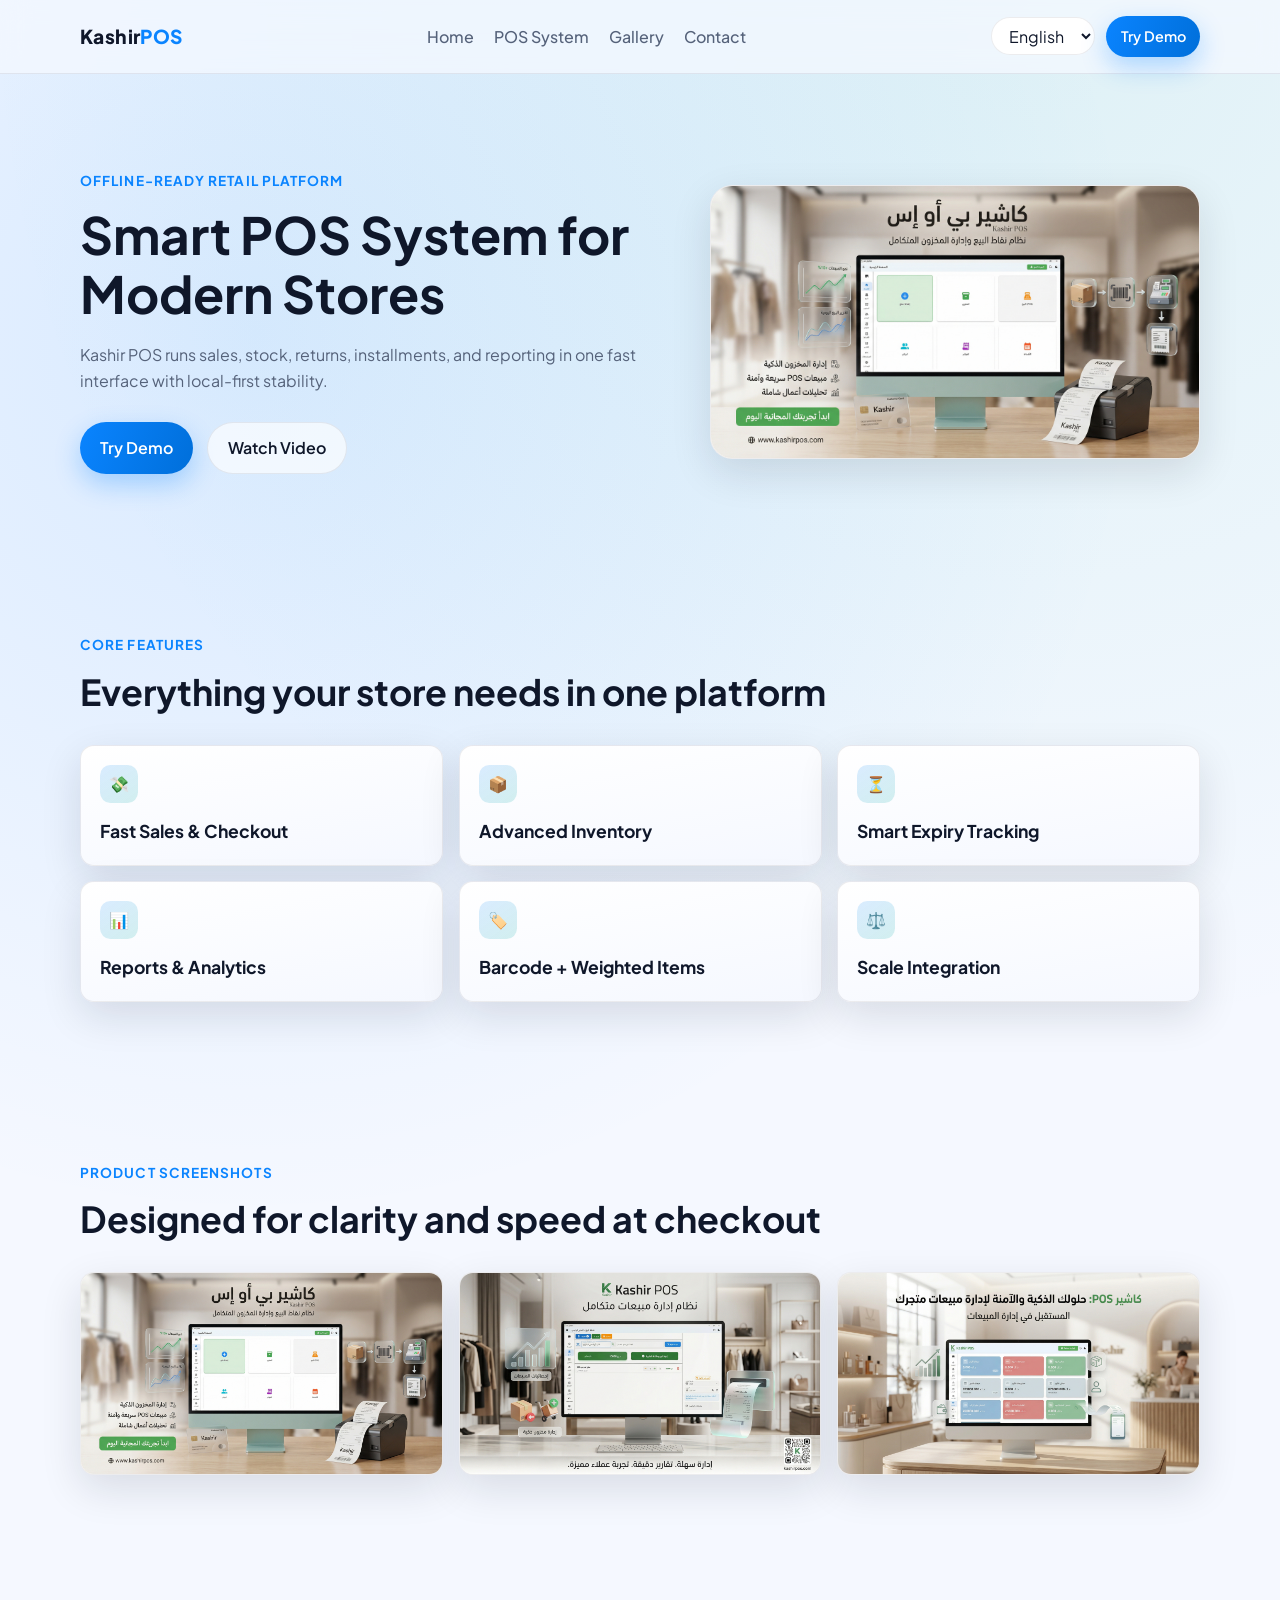
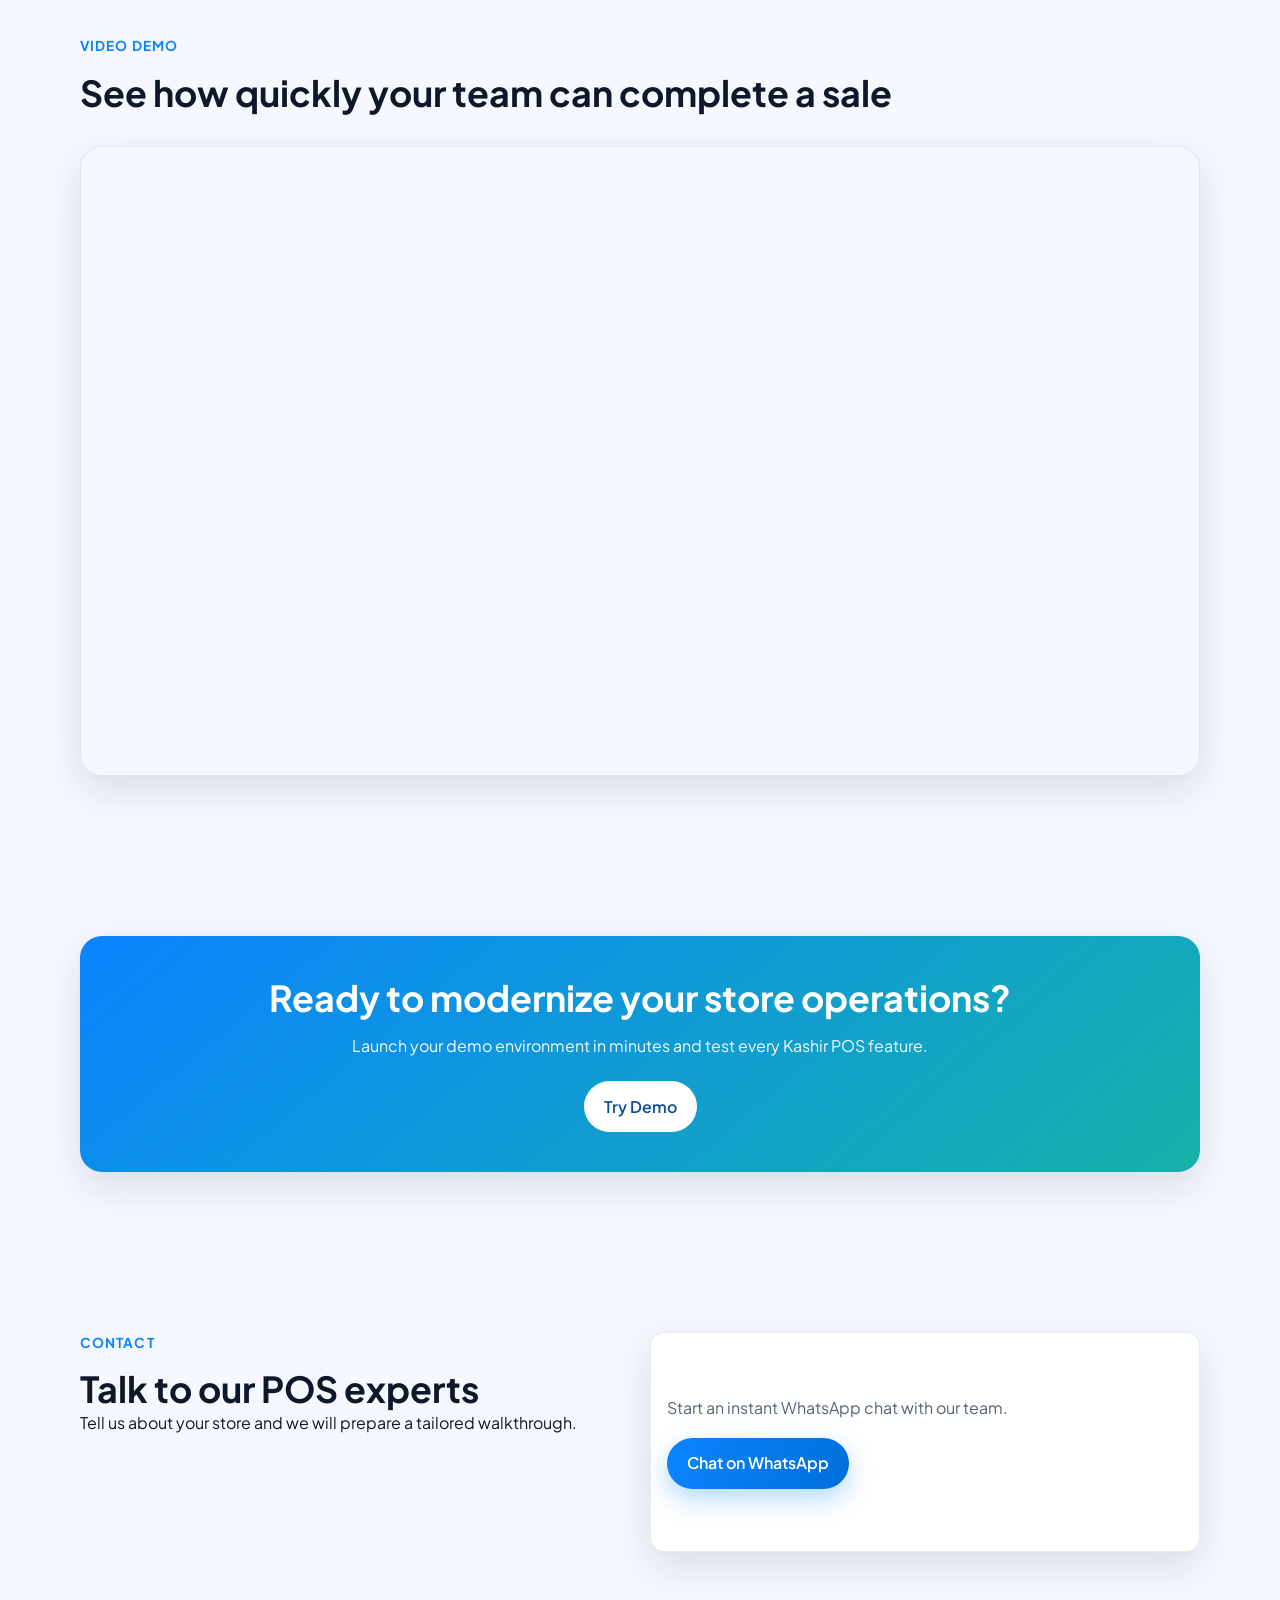
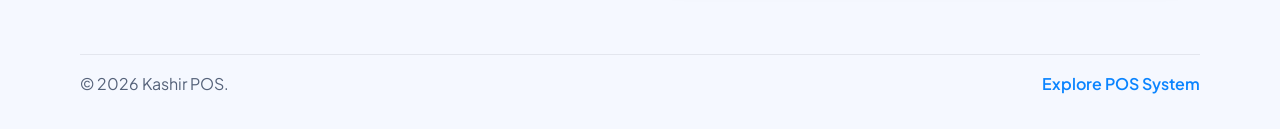
<file: index.html>
<!DOCTYPE html>
<html lang="en" dir="ltr">
<head>
  <meta charset="UTF-8" />
  <meta name="viewport" content="width=device-width, initial-scale=1.0" />
  <meta name="description" content="Modern bilingual website for Kashir POS with smart sales, inventory, and analytics tools." />
  <title>Kashir POS</title>
  <link rel="preconnect" href="https://fonts.googleapis.com" />
  <link rel="preconnect" href="https://fonts.gstatic.com" crossorigin />
  <link href="https://fonts.googleapis.com/css2?family=Cairo:wght@400;600;700;800&family=Plus+Jakarta+Sans:wght@400;500;600;700;800&display=swap" rel="stylesheet" />
  <link rel="stylesheet" href="style.css" />
  <script src="script.js" defer></script>
</head>
<body data-page="home">
  <header class="site-header">
    <div class="container nav-wrap">
      <a class="logo" href="index.html">Kashir<span>POS</span></a>
      <nav class="site-nav">
        <a href="index.html" data-i18n="navHome">Home</a>
        <a href="pos-system.html" data-i18n="navPos">POS System</a>
        <a href="gallery.html" data-i18n="navGallery">Gallery</a>
        <a href="#contact" data-i18n="navContact">Contact</a>
      </nav>
      <div class="nav-actions">
        <label class="visually-hidden" for="langSwitcher">Language</label>
        <select id="langSwitcher" class="lang-switcher" aria-label="Language Switcher">
          <option value="en">English</option>
          <option value="ar">العربية</option>
        </select>
        <a class="btn btn-small" href="https://www.dropbox.com/scl/fi/wzuljpr54qapigaaq1cw1/KashirPosSetup.exe?rlkey=wb3aerxxhq4u6dooljkn7fkbg&st=8v32r5mj&dl=0" target="_blank" rel="noopener noreferrer" data-i18n="navDemo">Try Demo</a>
      </div>
    </div>
  </header>

  <main>
    <section class="hero section">
      <div class="container hero-grid">
        <div class="hero-content reveal">
          <p class="eyebrow" data-i18n="heroTag">Trusted by modern retailers</p>
          <h1 data-i18n="heroTitle">Smart POS System for Modern Stores</h1>
          <p class="hero-text" data-i18n="heroDesc">
            Run checkout, inventory, analytics, and smart expiry tracking from one elegant dashboard built for speed.
          </p>
          <div class="hero-actions">
            <a class="btn" href="https://www.dropbox.com/scl/fi/wzuljpr54qapigaaq1cw1/KashirPosSetup.exe?rlkey=wb3aerxxhq4u6dooljkn7fkbg&st=8v32r5mj&dl=0" target="_blank" rel="noopener noreferrer" data-i18n="heroBtnDemo">Try Demo</a>
            <a class="btn btn-ghost" href="#video" data-i18n="heroBtnVideo">Watch Video</a>
          </div>
        </div>
        <div class="hero-preview reveal">
          <img src="images/screenshot-1.png" alt="POS Dashboard" loading="lazy" />
        </div>
      </div>
    </section>

    <section class="section">
      <div class="container">
        <div class="section-head reveal">
          <p class="eyebrow" data-i18n="featuresTag">Core Features</p>
          <h2 data-i18n="featuresTitle">Everything your store needs in one platform</h2>
        </div>
        <div class="features-grid">
          <article class="feature-card tilt-card reveal">
            <span class="icon">💸</span>
            <h3 data-i18n="fSales">Sales Management</h3>
          </article>
          <article class="feature-card tilt-card reveal">
            <span class="icon">📦</span>
            <h3 data-i18n="fInventory">Inventory Management</h3>
          </article>
          <article class="feature-card tilt-card reveal">
            <span class="icon">⏳</span>
            <h3 data-i18n="fExpiry">Smart Expiry System</h3>
          </article>
          <article class="feature-card tilt-card reveal">
            <span class="icon">📊</span>
            <h3 data-i18n="fReports">Reports and Analytics</h3>
          </article>
          <article class="feature-card tilt-card reveal">
            <span class="icon">🏷️</span>
            <h3 data-i18n="fBarcode">Barcode Support</h3>
          </article>
          <article class="feature-card tilt-card reveal">
            <span class="icon">⚖️</span>
            <h3 data-i18n="fScale">Scale Integration</h3>
          </article>
        </div>
      </div>
    </section>

    <section class="section screenshots">
      <div class="container">
        <div class="section-head reveal">
          <p class="eyebrow" data-i18n="screenTag">Product Screenshots</p>
          <h2 data-i18n="screenTitle">Designed for clarity and speed at checkout</h2>
        </div>
        <div class="shots-grid">
          <article class="shot-card reveal"><img src="images/screenshot-1.png" alt="POS home screen" loading="lazy" /></article>
          <article class="shot-card reveal"><img src="images/screenshot-2.png" alt="Inventory panel" loading="lazy" /></article>
          <article class="shot-card reveal"><img src="images/screenshot-3.png" alt="Analytics dashboard" loading="lazy" /></article>
        </div>
      </div>
    </section>

    <section class="section" id="video">
      <div class="container">
        <div class="section-head reveal">
          <p class="eyebrow" data-i18n="videoTag">Video Demo</p>
          <h2 data-i18n="videoTitle">See how quickly your team can complete a sale</h2>
        </div>
        <div class="video-wrap reveal" id="demo-video">
          <iframe
            src="https://www.youtube.com/embed/dQw4w9WgXcQ"
            title="POS Demo Video"
            allow="accelerometer; autoplay; clipboard-write; encrypted-media; gyroscope; picture-in-picture; web-share"
            allowfullscreen>
          </iframe>
        </div>
      </div>
    </section>

    <section class="section cta">
      <div class="container cta-box reveal">
        <h2 data-i18n="ctaTitle">Ready to modernize your store operations?</h2>
        <p data-i18n="ctaDesc">Launch your demo environment in minutes and test every POS feature.</p>
        <a class="btn" href="https://www.dropbox.com/scl/fi/wzuljpr54qapigaaq1cw1/KashirPosSetup.exe?rlkey=wb3aerxxhq4u6dooljkn7fkbg&st=8v32r5mj&dl=0" target="_blank" rel="noopener noreferrer" data-i18n="ctaBtn">Try Demo</a>
      </div>
    </section>

    <section class="section" id="contact">
      <div class="container contact-grid">
        <div class="contact-copy reveal">
          <p class="eyebrow" data-i18n="contactTag">Contact</p>
          <h2 data-i18n="contactTitle">Talk to our POS experts</h2>
          <p data-i18n="contactDesc">Tell us about your store and we will prepare a tailored walkthrough.</p>
        </div>
        <div class="contact-form contact-direct reveal">
          <p data-i18n="contactQuickNote">
            Start an instant WhatsApp chat with our team.
          </p>
          <a
            class="btn"
            href="https://api.whatsapp.com/send?phone=9647838449147"
            target="_blank"
            rel="noopener noreferrer"
            data-i18n="contactChatBtn"
          >
            Chat on WhatsApp
          </a>
        </div>
      </div>
    </section>
  </main>

  <footer class="site-footer">
    <div class="container footer-wrap">
      <p>© <span id="year"></span> Kashir POS.</p>
      <a href="pos-system.html" data-i18n="footerLink">Explore POS System</a>
    </div>
  </footer>
</body>
</html>
</file>
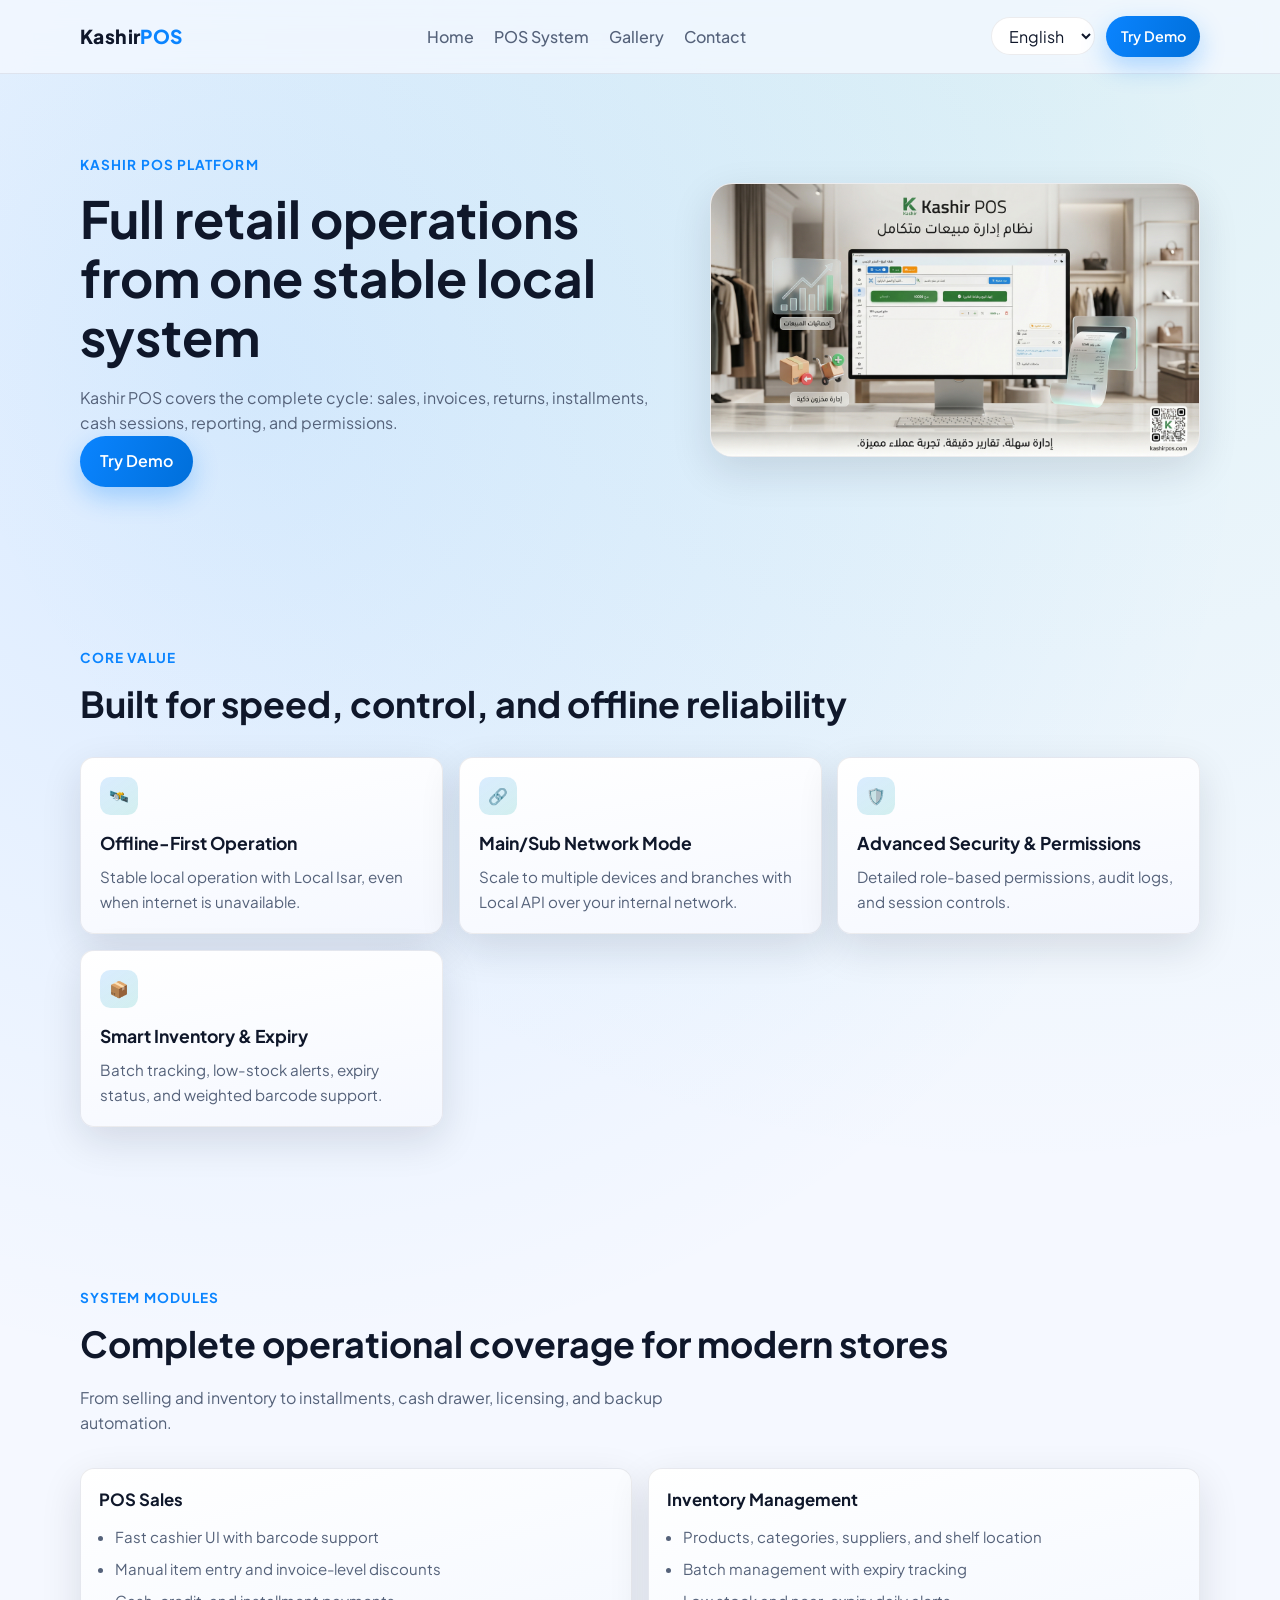
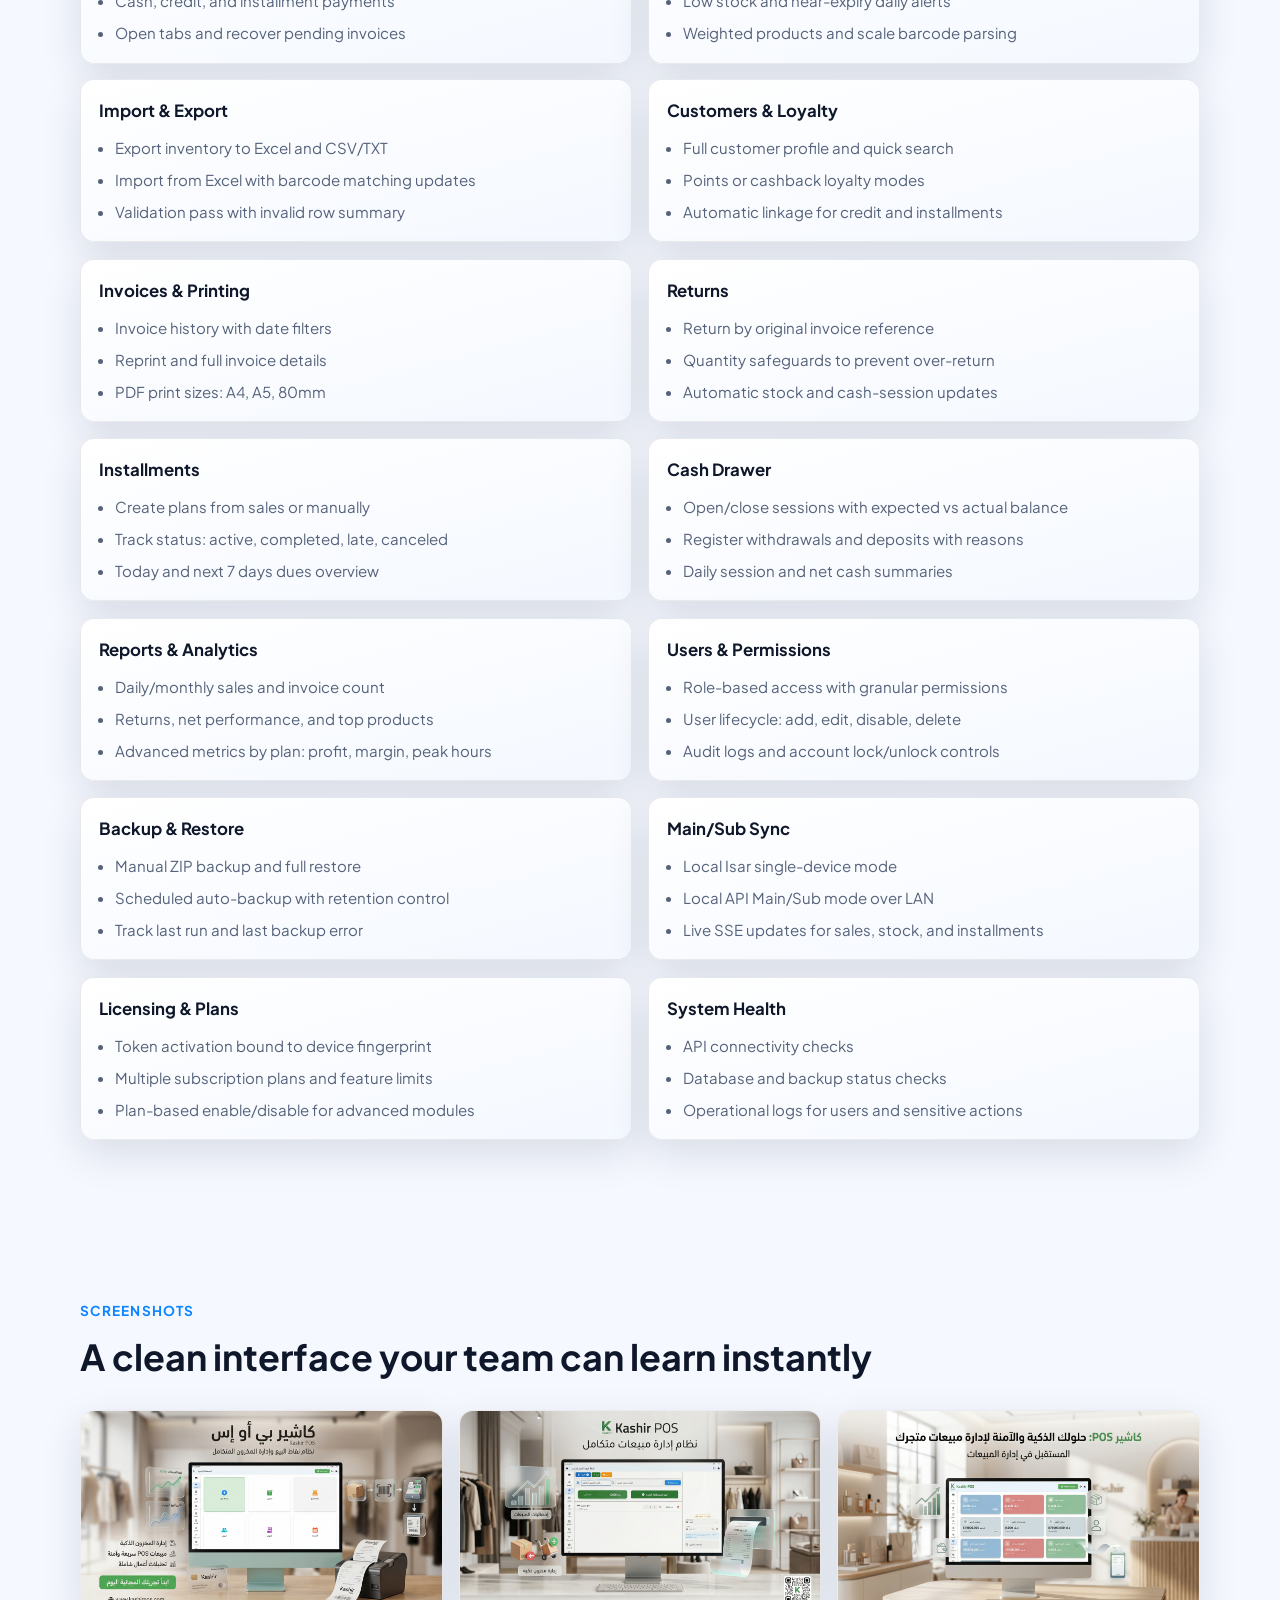
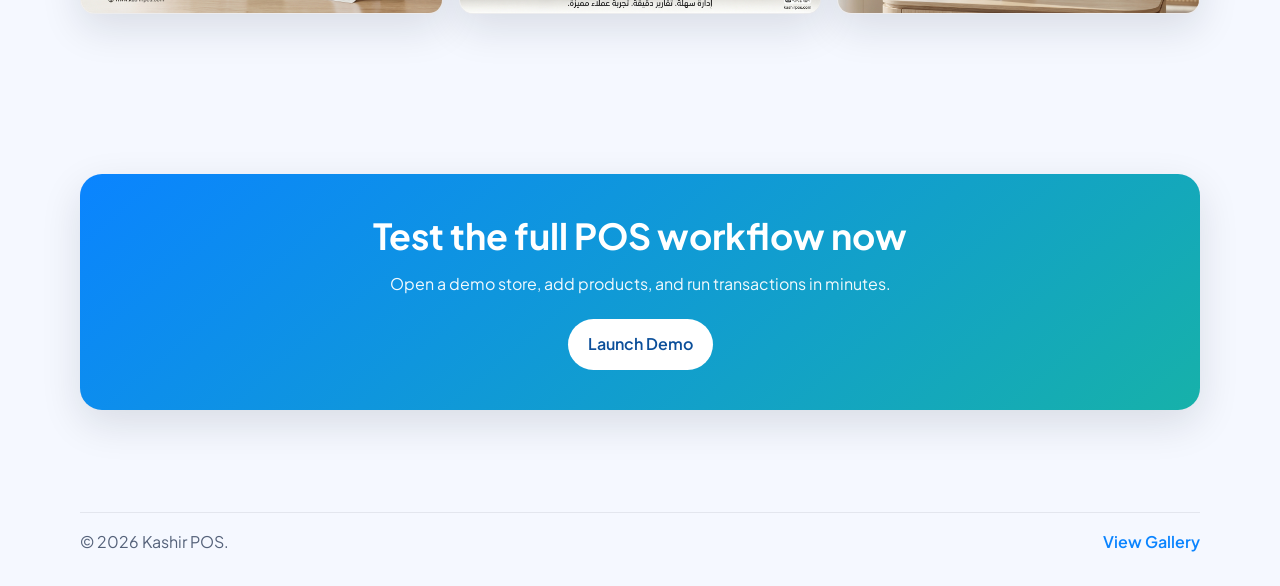
<file: pos-system.html>
<!DOCTYPE html>
<html lang="en" dir="ltr">
<head>
  <meta charset="UTF-8" />
  <meta name="viewport" content="width=device-width, initial-scale=1.0" />
  <meta name="description" content="Detailed Kashir POS capabilities for modern stores." />
  <title>POS System | Kashir POS</title>
  <link rel="preconnect" href="https://fonts.googleapis.com" />
  <link rel="preconnect" href="https://fonts.gstatic.com" crossorigin />
  <link href="https://fonts.googleapis.com/css2?family=Cairo:wght@400;600;700;800&family=Plus+Jakarta+Sans:wght@400;500;600;700;800&display=swap" rel="stylesheet" />
  <link rel="stylesheet" href="style.css" />
  <script src="script.js" defer></script>
</head>
<body data-page="pos">
  <header class="site-header">
    <div class="container nav-wrap">
      <a class="logo" href="index.html">Kashir<span>POS</span></a>
      <nav class="site-nav">
        <a href="index.html" data-i18n="navHome">Home</a>
        <a href="pos-system.html" data-i18n="navPos">POS System</a>
        <a href="gallery.html" data-i18n="navGallery">Gallery</a>
        <a href="index.html#contact" data-i18n="navContact">Contact</a>
      </nav>
      <div class="nav-actions">
        <label class="visually-hidden" for="langSwitcher">Language</label>
        <select id="langSwitcher" class="lang-switcher" aria-label="Language Switcher">
          <option value="en">English</option>
          <option value="ar">العربية</option>
        </select>
        <a class="btn btn-small" href="https://www.dropbox.com/scl/fi/wzuljpr54qapigaaq1cw1/KashirPosSetup.exe?rlkey=wb3aerxxhq4u6dooljkn7fkbg&st=8v32r5mj&dl=0" target="_blank" rel="noopener noreferrer" data-i18n="navDemo">Try Demo</a>
      </div>
    </div>
  </header>

  <main>
    <section class="section page-hero">
      <div class="container hero-grid">
        <div class="hero-content reveal">
          <p class="eyebrow" data-i18n="posTag">POS Platform</p>
          <h1 data-i18n="posTitle">Powerful tools built for daily retail operations</h1>
          <p class="hero-text" data-i18n="posDesc">
            Kashir POS covers the complete cycle: sales, invoices, returns, installments, cash sessions, reporting, and permissions.
          </p>
          <a class="btn" href="https://www.dropbox.com/scl/fi/wzuljpr54qapigaaq1cw1/KashirPosSetup.exe?rlkey=wb3aerxxhq4u6dooljkn7fkbg&st=8v32r5mj&dl=0" target="_blank" rel="noopener noreferrer" data-i18n="posDemo">Try Demo</a>
        </div>
        <div class="hero-preview reveal">
          <img src="images/screenshot-2.png" alt="POS features" loading="lazy" />
        </div>
      </div>
    </section>

    <section class="section">
      <div class="container">
        <div class="section-head reveal">
          <p class="eyebrow" data-i18n="posFeatureTag">Core Value</p>
          <h2 data-i18n="posFeatureTitle">Built for speed, control, and offline reliability</h2>
        </div>
        <div class="features-grid">
          <article class="feature-card tilt-card reveal">
            <span class="icon">🛰️</span>
            <h3 data-i18n="posCard1Title">Offline-First Operation</h3>
            <p data-i18n="posCard1Desc">Stable local operation with Local Isar, even when internet is unavailable.</p>
          </article>
          <article class="feature-card tilt-card reveal">
            <span class="icon">🔗</span>
            <h3 data-i18n="posCard2Title">Main/Sub Network Mode</h3>
            <p data-i18n="posCard2Desc">Scale to multiple devices and branches with Local API over your internal network.</p>
          </article>
          <article class="feature-card tilt-card reveal">
            <span class="icon">🛡️</span>
            <h3 data-i18n="posCard3Title">Advanced Security & Permissions</h3>
            <p data-i18n="posCard3Desc">Detailed role-based permissions, audit logs, and session controls.</p>
          </article>
          <article class="feature-card tilt-card reveal">
            <span class="icon">📦</span>
            <h3 data-i18n="posCard4Title">Smart Inventory & Expiry</h3>
            <p data-i18n="posCard4Desc">Batch tracking, low-stock alerts, expiry status, and weighted barcode support.</p>
          </article>
        </div>
      </div>
    </section>

    <section class="section">
      <div class="container">
        <div class="section-head reveal">
          <p class="eyebrow" data-i18n="posModulesTag">System Modules</p>
          <h2 data-i18n="posModulesTitle">Complete operational coverage for modern stores</h2>
          <p class="hero-text" data-i18n="posModulesDesc">From selling and inventory to installments, cash drawer, licensing, and backup automation.</p>
        </div>
        <div class="module-grid" id="modulesGrid"></div>
      </div>
    </section>

    <section class="section screenshots">
      <div class="container">
        <div class="section-head reveal">
          <p class="eyebrow" data-i18n="posShotTag">Screenshots</p>
          <h2 data-i18n="posShotTitle">A clean interface your team can learn instantly</h2>
        </div>
        <div class="shots-grid">
          <article class="shot-card reveal"><img src="images/screenshot-1.png" alt="Point of sale dashboard" loading="lazy" /></article>
          <article class="shot-card reveal"><img src="images/screenshot-2.png" alt="Inventory summary" loading="lazy" /></article>
          <article class="shot-card reveal"><img src="images/screenshot-3.png" alt="Analytics module" loading="lazy" /></article>
        </div>
      </div>
    </section>

    <section class="section cta" id="demo">
      <div class="container cta-box reveal">
        <h2 data-i18n="posCtaTitle">Test the full POS workflow now</h2>
        <p data-i18n="posCtaDesc">Open a demo store, add products, and run transactions in minutes.</p>
        <a class="btn" href="https://www.dropbox.com/scl/fi/wzuljpr54qapigaaq1cw1/KashirPosSetup.exe?rlkey=wb3aerxxhq4u6dooljkn7fkbg&st=8v32r5mj&dl=0" target="_blank" rel="noopener noreferrer" data-i18n="posCtaBtn">Launch Demo</a>
      </div>
    </section>
  </main>

  <footer class="site-footer">
    <div class="container footer-wrap">
      <p>© <span id="year"></span> Kashir POS.</p>
      <a href="gallery.html" data-i18n="footerGallery">View Gallery</a>
    </div>
  </footer>
</body>
</html>
</file>
<file: style.css>
:root {
  --bg: #f5f8ff;
  --surface: #ffffff;
  --surface-soft: #f3f6ff;
  --text: #0f172a;
  --muted: #55627a;
  --primary: #0a84ff;
  --accent: #17b3a6;
  --shadow: 0 14px 40px rgba(15, 23, 42, 0.12);
  --radius: 22px;
  --radius-sm: 14px;
  --border: 1px solid rgba(15, 23, 42, 0.08);
}

* {
  box-sizing: border-box;
}

html {
  scroll-behavior: smooth;
}

body {
  margin: 0;
  color: var(--text);
  background:
    radial-gradient(circle at 20% 10%, rgba(10, 132, 255, 0.12), transparent 28%),
    radial-gradient(circle at 80% 0%, rgba(23, 179, 166, 0.1), transparent 30%),
    var(--bg);
  font-family: "Plus Jakarta Sans", "Segoe UI", sans-serif;
  line-height: 1.6;
}

html[dir="rtl"] body {
  font-family: "Cairo", "Segoe UI", sans-serif;
}

a {
  color: inherit;
  text-decoration: none;
}

img {
  display: block;
  max-width: 100%;
}

.container {
  width: min(1120px, calc(100% - 2rem));
  margin-inline: auto;
}

.section {
  padding: 5rem 0;
}

.site-header {
  position: sticky;
  top: 0;
  z-index: 100;
  background: rgba(245, 248, 255, 0.75);
  backdrop-filter: blur(14px);
  border-bottom: var(--border);
}

.nav-wrap {
  display: flex;
  align-items: center;
  justify-content: space-between;
  gap: 1rem;
  padding: 1rem 0;
}

.logo {
  font-weight: 800;
  letter-spacing: 0.4px;
  font-size: 1.2rem;
}

.logo span {
  color: var(--primary);
}

.site-nav {
  display: flex;
  gap: 1.25rem;
  align-items: center;
  font-weight: 500;
}

.site-nav a {
  color: var(--muted);
  transition: color 0.25s ease;
}

.site-nav a:hover {
  color: var(--text);
}

.nav-actions {
  display: flex;
  align-items: center;
  gap: 0.7rem;
}

.lang-switcher {
  border: var(--border);
  background: var(--surface);
  color: var(--text);
  border-radius: 999px;
  padding: 0.4rem 0.85rem;
  font: inherit;
}

.btn {
  display: inline-flex;
  align-items: center;
  justify-content: center;
  gap: 0.4rem;
  border-radius: 999px;
  padding: 0.78rem 1.25rem;
  background: linear-gradient(110deg, var(--primary), #006fda);
  color: #fff;
  border: 0;
  font-weight: 600;
  box-shadow: 0 10px 26px rgba(10, 132, 255, 0.3);
  transition: transform 0.3s ease, box-shadow 0.3s ease;
  cursor: pointer;
}

.btn:hover {
  transform: translateY(-2px);
  box-shadow: 0 14px 30px rgba(10, 132, 255, 0.34);
}

.btn-ghost {
  background: rgba(255, 255, 255, 0.65);
  border: var(--border);
  color: var(--text);
  box-shadow: none;
}

.btn-small {
  padding: 0.55rem 0.9rem;
  font-size: 0.9rem;
}

.hero {
  padding-top: 6rem;
}

.hero-grid {
  display: grid;
  grid-template-columns: 1.1fr 0.9fr;
  gap: 2rem;
  align-items: center;
}

.hero-preview img {
  width: 100%;
  border-radius: var(--radius);
  border: var(--border);
  background: var(--surface);
  box-shadow: var(--shadow);
}

.eyebrow {
  margin: 0 0 0.85rem;
  color: var(--primary);
  font-weight: 700;
  font-size: 0.85rem;
  text-transform: uppercase;
  letter-spacing: 0.08em;
}

h1,
h2,
h3,
p {
  margin: 0;
}

h1 {
  font-size: clamp(2rem, 4vw, 3.4rem);
  line-height: 1.15;
}

h2 {
  font-size: clamp(1.65rem, 2.8vw, 2.4rem);
  line-height: 1.2;
}

h3 {
  font-size: 1.1rem;
}

.hero-text {
  margin-top: 1.2rem;
  color: var(--muted);
  max-width: 56ch;
}

.hero-actions {
  margin-top: 1.8rem;
  display: flex;
  flex-wrap: wrap;
  gap: 0.85rem;
}

.section-head {
  margin-bottom: 2rem;
}

.features-grid {
  display: grid;
  grid-template-columns: repeat(3, minmax(0, 1fr));
  gap: 1rem;
}

.feature-card {
  background: linear-gradient(170deg, #ffffff, #f5f8ff);
  border: var(--border);
  border-radius: var(--radius-sm);
  padding: 1.2rem;
  box-shadow: var(--shadow);
  transition: transform 0.35s ease, box-shadow 0.35s ease;
  will-change: transform;
  transform-style: preserve-3d;
}

.feature-card:hover {
  box-shadow: 0 18px 42px rgba(15, 23, 42, 0.16);
}

.feature-card p {
  margin-top: 0.5rem;
  color: var(--muted);
  font-size: 0.95rem;
}

.icon {
  display: inline-flex;
  width: 2.35rem;
  height: 2.35rem;
  border-radius: 0.65rem;
  background: linear-gradient(145deg, rgba(10, 132, 255, 0.15), rgba(23, 179, 166, 0.18));
  align-items: center;
  justify-content: center;
  margin-bottom: 0.9rem;
}

.shots-grid {
  display: grid;
  grid-template-columns: repeat(3, minmax(0, 1fr));
  gap: 1rem;
}

.shot-card {
  border-radius: var(--radius-sm);
  overflow: hidden;
  border: var(--border);
  box-shadow: var(--shadow);
  background: var(--surface);
}

.video-wrap {
  border-radius: var(--radius);
  overflow: hidden;
  border: var(--border);
  box-shadow: var(--shadow);
  aspect-ratio: 16 / 9;
}

.video-wrap iframe {
  width: 100%;
  height: 100%;
  border: 0;
}

.cta-box {
  text-align: center;
  background:
    linear-gradient(140deg, rgba(10, 132, 255, 0.95), rgba(23, 179, 166, 0.96)),
    #0a84ff;
  color: #fff;
  padding: 2.5rem 1.5rem;
  border-radius: var(--radius);
  box-shadow: var(--shadow);
}

.cta-box p {
  margin: 0.9rem auto 1.4rem;
  max-width: 60ch;
  opacity: 0.95;
}

.cta-box .btn {
  background: #fff;
  color: #0b4f9a;
  box-shadow: none;
}

.contact-grid {
  display: grid;
  grid-template-columns: 1fr 1fr;
  gap: 1.2rem;
  align-items: start;
}

.contact-form {
  background: var(--surface);
  border: var(--border);
  box-shadow: var(--shadow);
  border-radius: var(--radius-sm);
  padding: 1rem;
  display: grid;
  gap: 0.8rem;
}

.contact-direct {
  align-content: center;
  justify-items: start;
  min-height: 220px;
}

.contact-direct p {
  color: var(--muted);
  margin-bottom: 0.3rem;
}

html[dir="rtl"] .contact-direct {
  justify-items: end;
  text-align: right;
}

input,
textarea {
  font: inherit;
  border: var(--border);
  border-radius: 12px;
  padding: 0.75rem 0.85rem;
  background: var(--surface-soft);
}

input:focus,
textarea:focus,
select:focus {
  outline: 2px solid rgba(10, 132, 255, 0.3);
  border-color: rgba(10, 132, 255, 0.5);
}

.gallery-grid {
  display: grid;
  grid-template-columns: repeat(3, minmax(0, 1fr));
  gap: 1rem;
}

.module-grid {
  display: grid;
  grid-template-columns: repeat(2, minmax(0, 1fr));
  gap: 1rem;
}

.module-card {
  background: linear-gradient(165deg, #ffffff, #f4f8ff);
  border: var(--border);
  border-radius: var(--radius-sm);
  padding: 1.1rem;
  box-shadow: var(--shadow);
  transition: transform 0.35s ease, box-shadow 0.35s ease;
  will-change: transform;
  transform-style: preserve-3d;
}

.module-card h3 {
  font-size: 1.05rem;
  margin-bottom: 0.7rem;
}

.module-list {
  margin: 0;
  padding-inline-start: 1rem;
  display: grid;
  gap: 0.5rem;
  color: var(--muted);
  font-size: 0.94rem;
}

.gallery-item {
  margin: 0;
  background: var(--surface);
  border: var(--border);
  border-radius: var(--radius-sm);
  overflow: hidden;
  box-shadow: var(--shadow);
  transform: translateZ(0);
}

.gallery-item img {
  width: 100%;
  aspect-ratio: 4 / 3;
  object-fit: cover;
  transition: transform 0.45s ease, filter 0.45s ease;
  cursor: zoom-in;
}

.gallery-item:hover img {
  transform: scale(1.06);
  filter: saturate(1.08);
}

.gallery-item figcaption {
  padding: 0.85rem;
  color: var(--muted);
  font-weight: 600;
}

.lightbox {
  position: fixed;
  inset: 0;
  background: rgba(5, 10, 20, 0.84);
  display: grid;
  place-items: center;
  padding: 1.5rem;
  opacity: 0;
  pointer-events: none;
  transition: opacity 0.35s ease;
  z-index: 200;
}

.lightbox.open {
  opacity: 1;
  pointer-events: auto;
}

.lightbox img {
  max-width: min(920px, 96vw);
  max-height: 85vh;
  border-radius: 16px;
  box-shadow: 0 20px 56px rgba(0, 0, 0, 0.35);
  background: #fff;
}

.lightbox-close {
  position: absolute;
  top: 1rem;
  right: 1rem;
  width: 2.2rem;
  height: 2.2rem;
  border-radius: 999px;
  border: 0;
  background: rgba(255, 255, 255, 0.22);
  color: #fff;
  font-size: 1.6rem;
  cursor: pointer;
}

.site-footer {
  padding: 1.4rem 0 2rem;
}

.footer-wrap {
  display: flex;
  justify-content: space-between;
  gap: 1rem;
  color: var(--muted);
  border-top: var(--border);
  padding-top: 1rem;
}

.footer-wrap a {
  color: var(--primary);
  font-weight: 600;
}

.reveal {
  opacity: 0;
  transform: translateY(18px);
  transition: opacity 0.6s ease, transform 0.6s ease;
}

.reveal.in-view {
  opacity: 1;
  transform: translateY(0);
}

.visually-hidden {
  position: absolute;
  clip: rect(0, 0, 0, 0);
  width: 1px;
  height: 1px;
  overflow: hidden;
}

html[dir="rtl"] .nav-wrap,
html[dir="rtl"] .hero-actions,
html[dir="rtl"] .footer-wrap {
  flex-direction: row-reverse;
}

html[dir="rtl"] .site-nav {
  direction: rtl;
}

@media (max-width: 960px) {
  .hero-grid,
  .contact-grid,
  .features-grid,
  .shots-grid,
  .gallery-grid,
  .module-grid {
    grid-template-columns: 1fr 1fr;
  }

  .site-nav {
    order: 3;
    width: 100%;
    justify-content: center;
    flex-wrap: wrap;
    gap: 0.9rem;
  }
}

@media (max-width: 640px) {
  .section {
    padding: 3.8rem 0;
  }

  .hero {
    padding-top: 5rem;
  }

  .hero-grid,
  .contact-grid,
  .features-grid,
  .shots-grid,
  .gallery-grid,
  .module-grid {
    grid-template-columns: 1fr;
  }

  .nav-wrap {
    flex-wrap: wrap;
  }

  .nav-actions {
    width: 100%;
    justify-content: space-between;
  }
}
</file>
